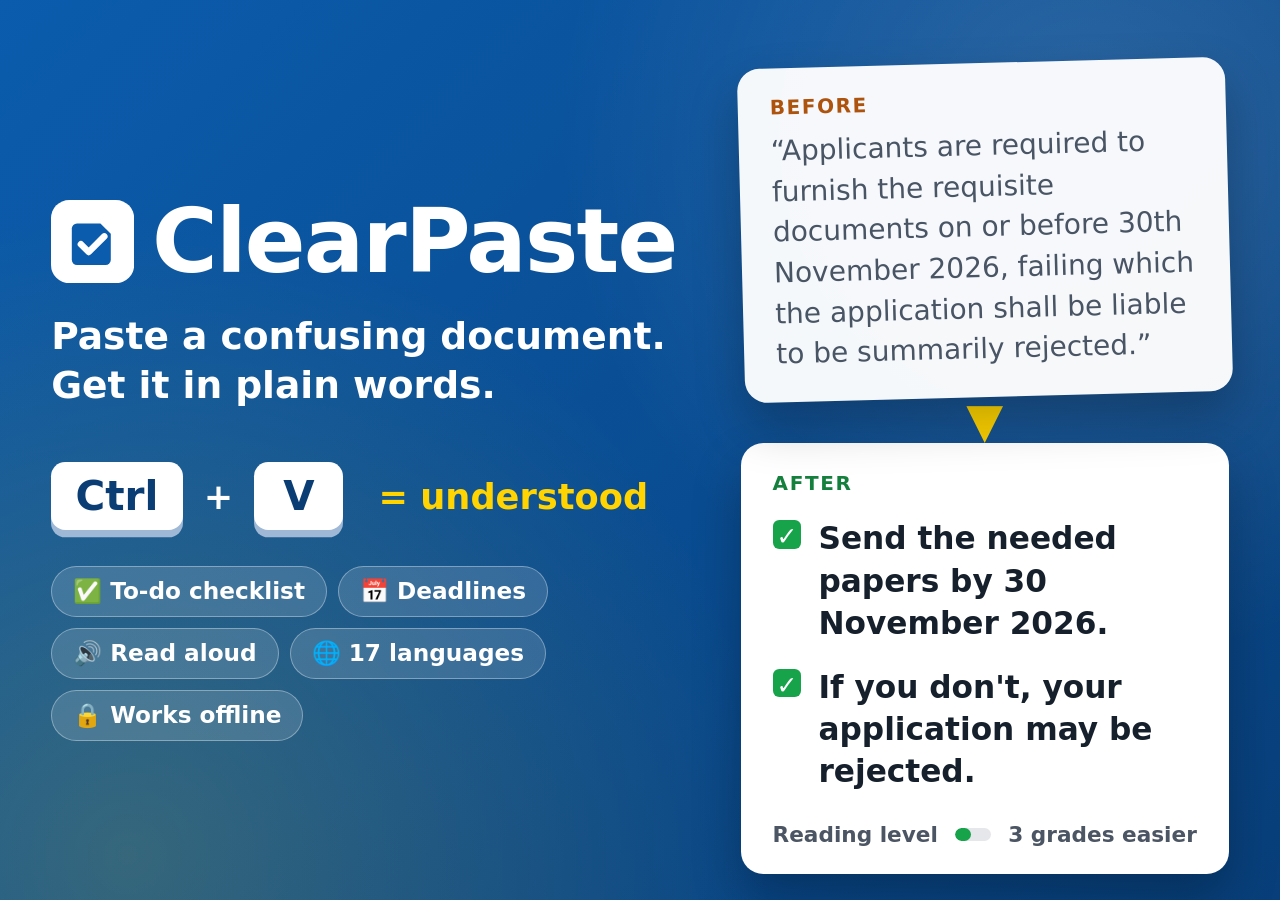
<file: thumbnails/thumbnail.html>
<!doctype html>
<html lang="en">
<head>
<meta charset="utf-8">
<title>ClearPaste thumbnail</title>
<style>
  * { box-sizing: border-box; margin: 0; }
  html, body { width: 100vw; height: 100vh; overflow: hidden; }
  body {
    font-family: "Segoe UI", system-ui, sans-serif;
    color: #fff;
    background:
      radial-gradient(circle at 85% 15%, rgba(255,255,255,.14) 0, transparent 40%),
      radial-gradient(circle at 10% 95%, rgba(255,212,0,.18) 0, transparent 45%),
      linear-gradient(135deg, #0b5cad 0%, #083f7a 100%);
    display: flex; align-items: center; justify-content: center;
    font-size: calc(min(100vw / 1500, 100vh / 1000) * 16px);
  }
  .frame {
    width: 92%; height: 86%;
    display: grid; grid-template-columns: 1fr 1.08fr; gap: 4em; align-items: center;
  }
  .brand { display: flex; align-items: center; gap: 1.1em; margin-bottom: 1.6em; }
  .logo { width: 5.2em; height: 5.2em; }
  h1 { font-size: 5.6em; font-weight: 800; letter-spacing: -.02em; line-height: 1; }
  .tag { font-size: 2.35em; line-height: 1.3; font-weight: 600; margin-bottom: 1.4em; }
  .keys { display: flex; align-items: center; gap: .6em; font-size: 2.2em; font-weight: 700; }
  .key {
    background: #fff; color: #0b3d75; border-radius: .35em; padding: .25em .6em;
    box-shadow: 0 .18em 0 #9fb8d6; font-size: 1.15em; min-width: 2.2em; text-align: center;
  }
  .keys .eq { margin-left: .4em; color: #ffd400; }
  .chips { display: flex; flex-wrap: wrap; gap: .7em; margin-top: 2.2em; }
  .chip {
    font-size: 1.45em; font-weight: 600; padding: .45em .9em; border-radius: 999px;
    background: rgba(255,255,255,.14); border: 1px solid rgba(255,255,255,.35);
  }
  .cards { display: flex; flex-direction: column; gap: 1.6em; }
  .card {
    background: #fff; color: #16202c; border-radius: 1.4em; padding: 1.7em 2em;
    box-shadow: 0 1.5em 3em rgba(0,0,0,.25);
  }
  .label { font-size: 1.25em; font-weight: 800; text-transform: uppercase; letter-spacing: .08em; margin-bottom: .6em; }
  .before { transform: rotate(-1.5deg); opacity: .96; }
  .before .label { color: #b45309; }
  .before p { font-size: 1.75em; line-height: 1.45; color: #4b5563; }
  .after .label { color: #15803d; }
  .after ul { list-style: none; padding: 0; }
  .after li { font-size: 1.95em; line-height: 1.35; padding: .35em 0; display: flex; gap: .55em; align-items: flex-start; font-weight: 600; }
  .tick {
    flex: none; width: 1.15em; height: 1.15em; margin-top: .12em; border-radius: .25em;
    background: #16a34a; color: #fff; font-size: .8em; display: grid; place-items: center;
  }
  .meter { display: flex; align-items: center; gap: .8em; margin-top: .9em; font-size: 1.35em; color: #4b5563; font-weight: 600; }
  .bar { flex: 1; height: .6em; background: #e5e7eb; border-radius: 99px; overflow: hidden; }
  .bar span { display: block; height: 100%; width: 45%; background: #16a34a; border-radius: 99px; }
  .arrow { text-align: center; font-size: 3em; line-height: .6; color: #ffd400; margin: -.35em 0; }

  /* Wide (16:9) layout tweaks */
  @media (min-aspect-ratio: 16/10) {
    .frame { grid-template-columns: 1fr 1fr; gap: 3em; }
    .before p { font-size: 1.6em; }
    .after li { font-size: 1.8em; padding: .25em 0; }
  }
</style>
</head>
<body>
  <div class="frame">
    <section>
      <div class="brand">
        <svg class="logo" viewBox="0 0 64 64" aria-hidden="true">
          <rect width="64" height="64" rx="14" fill="#fff"/>
          <path d="M20 18h18l8 8v20a4 4 0 0 1-4 4H20a4 4 0 0 1-4-4V22a4 4 0 0 1 4-4z" fill="#0b5cad"/>
          <path d="M23 34l6 6 12-12" stroke="#fff" stroke-width="5" fill="none" stroke-linecap="round" stroke-linejoin="round"/>
        </svg>
        <h1>ClearPaste</h1>
      </div>
      <p class="tag">Paste a confusing document.<br>Get it in plain words.</p>
      <div class="keys">
        <span class="key">Ctrl</span><span>+</span><span class="key">V</span>
        <span class="eq">= understood</span>
      </div>
      <div class="chips">
        <span class="chip">✅ To-do checklist</span>
        <span class="chip">📅 Deadlines</span>
        <span class="chip">🔊 Read aloud</span>
        <span class="chip">🌐 17 languages</span>
        <span class="chip">🔒 Works offline</span>
      </div>
    </section>

    <section class="cards">
      <div class="card before">
        <div class="label">Before</div>
        <p>“Applicants are required to furnish the requisite documents on or before 30th November 2026, failing which the application shall be liable to be summarily rejected.”</p>
      </div>
      <div class="arrow">▼</div>
      <div class="card after">
        <div class="label">After</div>
        <ul>
          <li><span class="tick">✓</span>Send the needed papers by 30 November 2026.</li>
          <li><span class="tick">✓</span>If you don't, your application may be rejected.</li>
        </ul>
        <div class="meter">Reading level <div class="bar"><span></span></div> 3 grades easier</div>
      </div>
    </section>
  </div>
</body>
</html>
</file>
